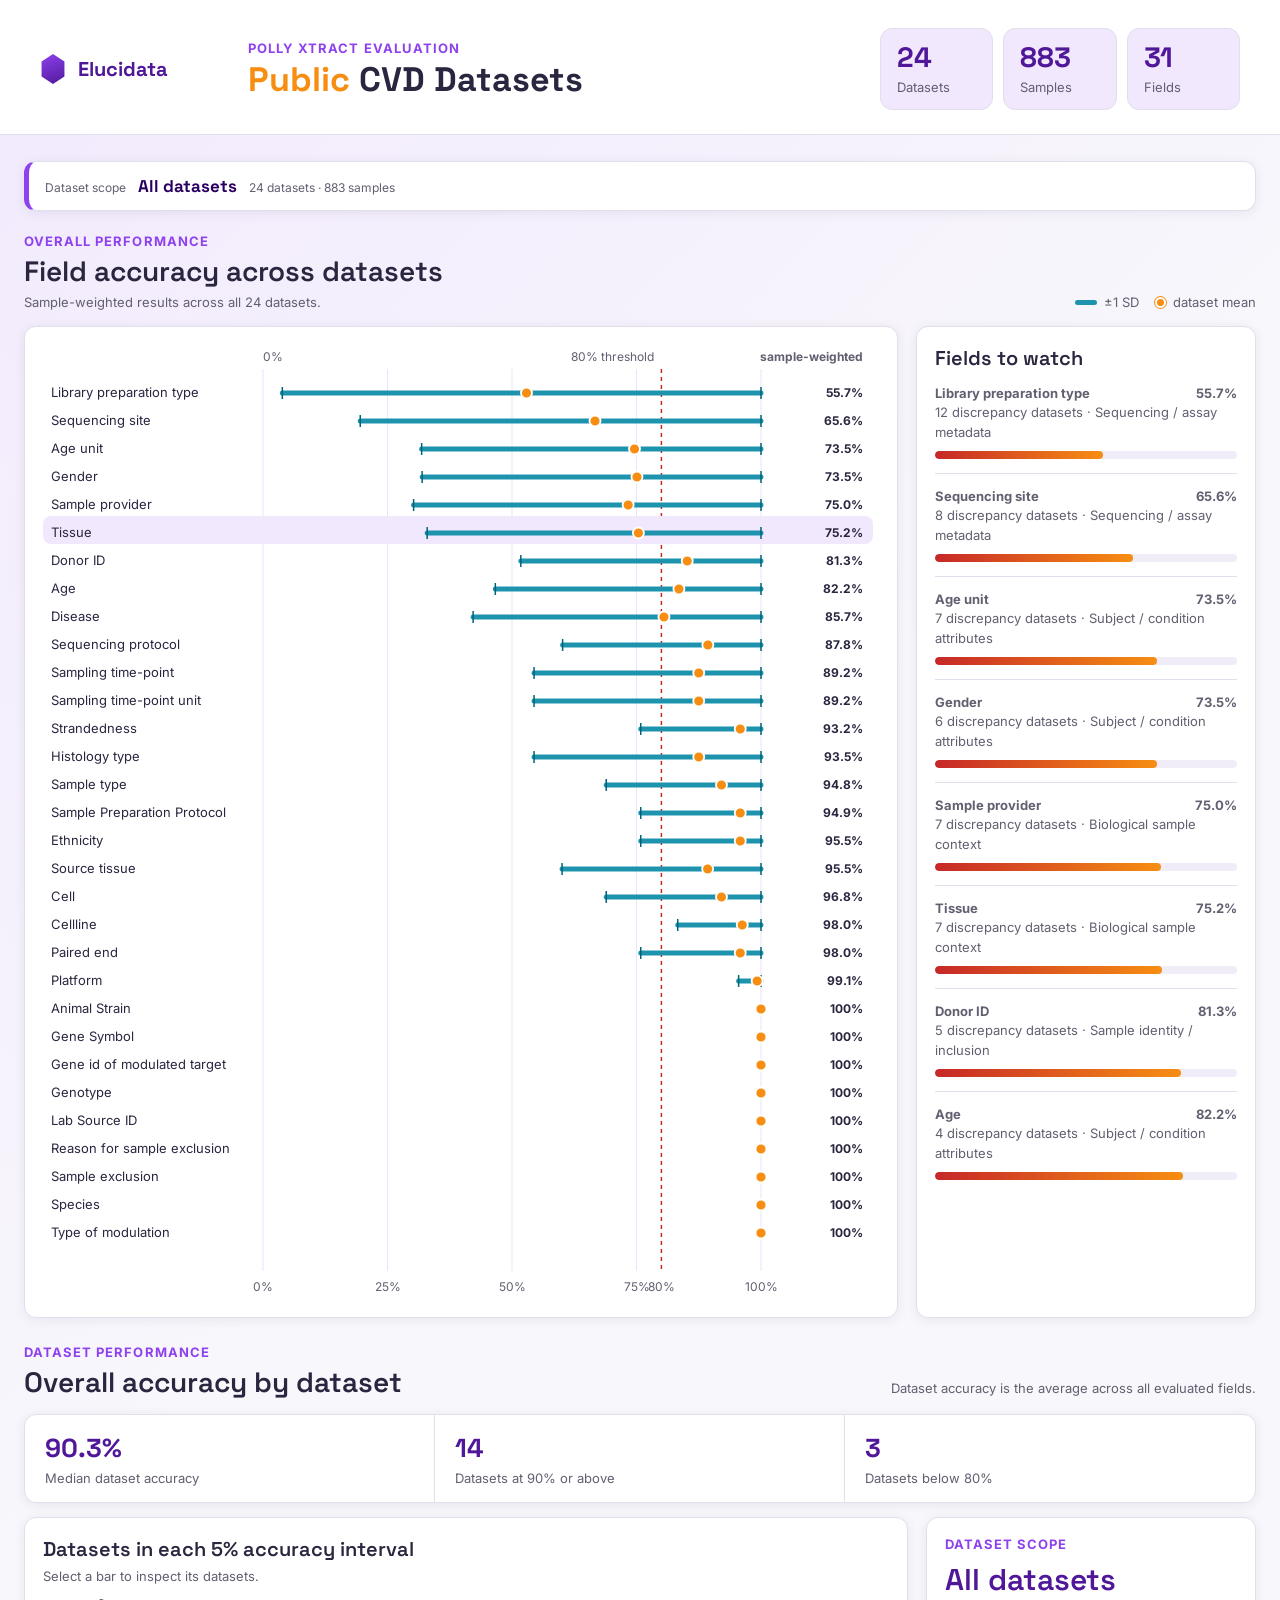
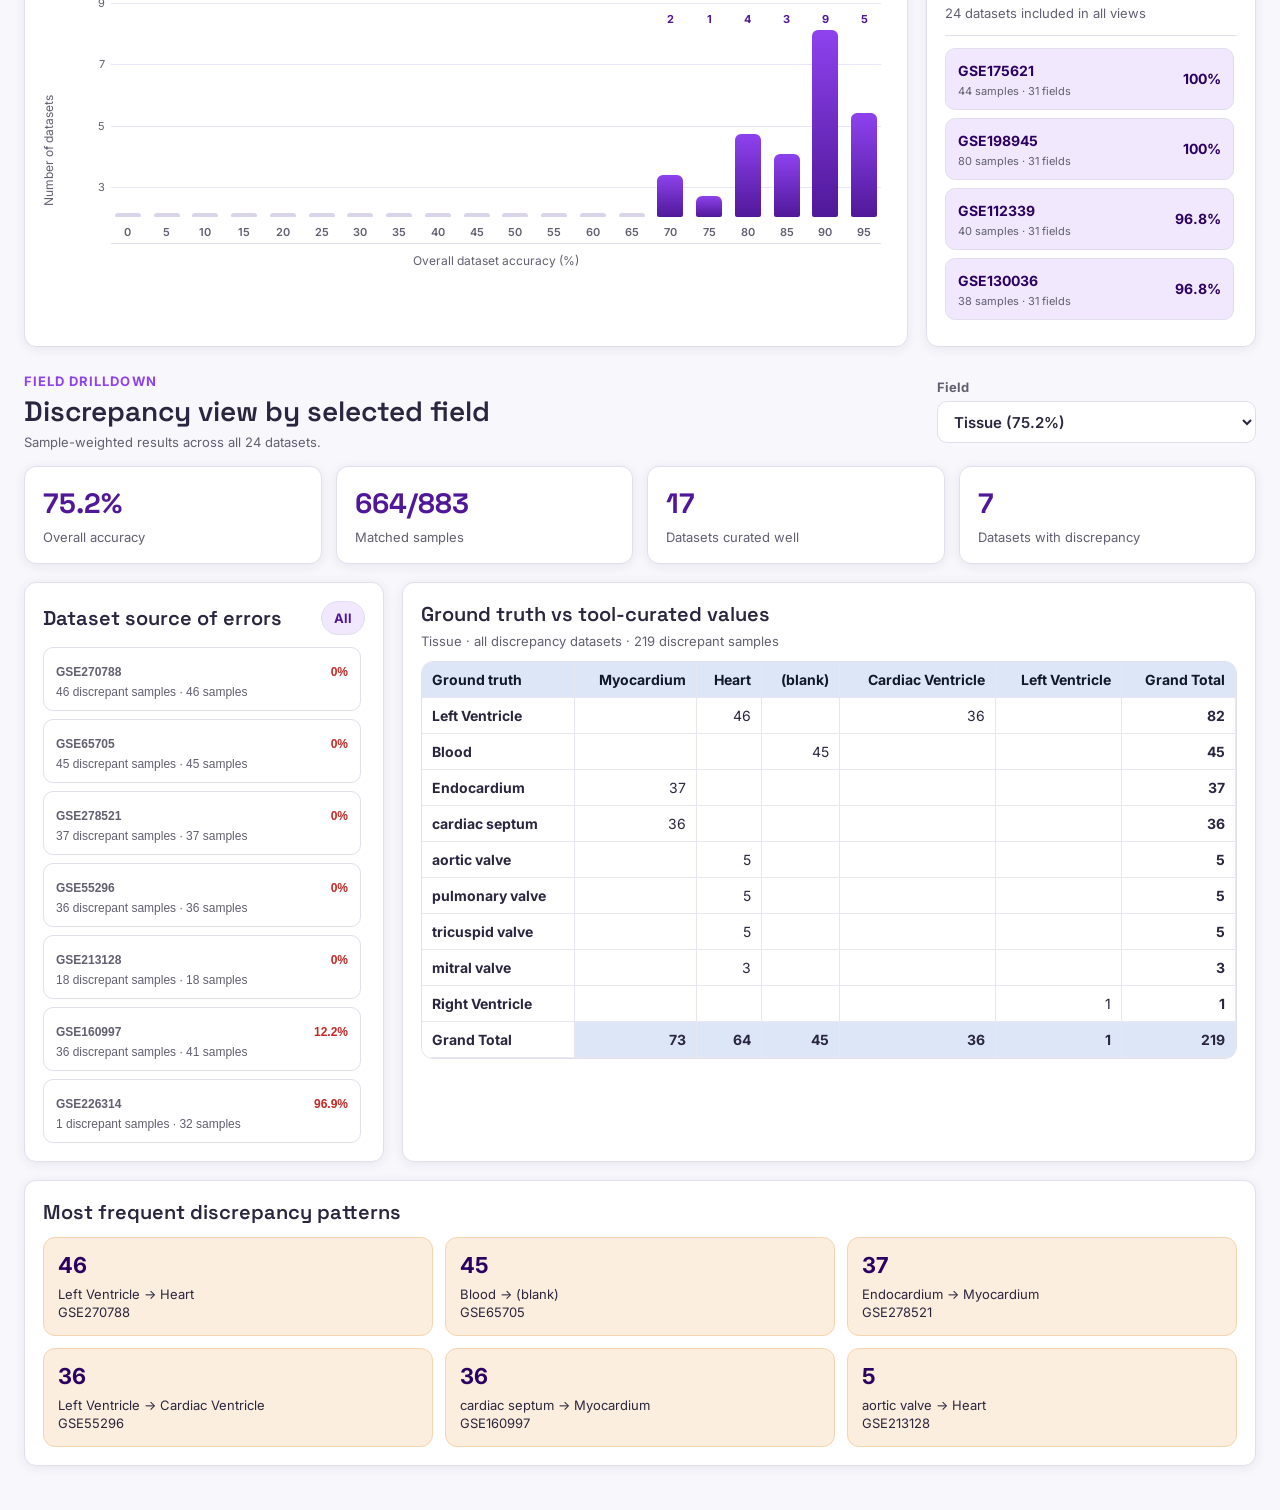
<file: cvd-public-data/index.html>
<!doctype html>
<html lang="en">
  <head>
    <meta charset="utf-8" />
    <meta name="viewport" content="width=device-width, initial-scale=1" />
    <title>Public CVD Datasets</title>
    <link rel="stylesheet" href="./styles.css?v=20260625-title-gap" />
  </head>
  <body>
    <header class="app-header">
      <div class="brand-lockup">
        <span class="brand-mark" aria-hidden="true"></span>
        <span>Elucidata</span>
      </div>
      <div class="header-copy">
        <p class="eyebrow">Polly Xtract evaluation</p>
        <h1><span>Public</span> CVD Datasets</h1>
      </div>
      <div class="header-stats" id="header-stats"></div>
    </header>

    <main>
      <div id="scope-banner" class="scope-banner" role="status"></div>

      <section class="section overview-section" aria-labelledby="overview-title">
        <div class="section-heading">
          <div>
            <p class="eyebrow">Overall performance</p>
            <h2 id="overview-title">Field accuracy across datasets</h2>
            <p id="overview-context" class="section-context"></p>
          </div>
          <div class="legend">
            <span><i class="legend-sd"></i> ±1 SD</span>
            <span><i class="legend-mean"></i> dataset mean</span>
          </div>
        </div>
        <div class="overview-grid">
          <div class="chart-panel">
            <div id="distribution-chart" class="distribution-chart"></div>
          </div>
          <aside class="watch-panel">
            <h3>Fields to watch</h3>
            <div id="watch-list"></div>
          </aside>
        </div>
      </section>

      <section
        class="section dataset-distribution-section"
        aria-labelledby="dataset-distribution-title"
      >
        <div class="section-heading">
          <div>
            <p class="eyebrow">Dataset performance</p>
            <h2 id="dataset-distribution-title">Overall accuracy by dataset</h2>
          </div>
          <p class="section-note">
            Dataset accuracy is the average across all evaluated fields.
          </p>
        </div>

        <div class="dataset-accuracy-summary" id="dataset-accuracy-summary"></div>

        <div class="dataset-histogram-grid">
          <section class="histogram-panel" aria-labelledby="histogram-title">
            <div class="panel-title-row">
              <div>
                <h3 id="histogram-title">Datasets in each 5% accuracy interval</h3>
                <p class="panel-subtitle">Select a bar to inspect its datasets.</p>
              </div>
            </div>
            <div id="dataset-histogram" class="dataset-histogram"></div>
          </section>

          <aside class="bucket-panel" aria-labelledby="bucket-title">
            <div class="bucket-heading">
              <div class="bucket-title-row">
                <div>
                  <p class="eyebrow">Dataset scope</p>
                  <h3 id="bucket-title"></h3>
                </div>
                <button id="clear-bucket" class="ghost-button" type="button">
                  Use all
                </button>
              </div>
              <p id="bucket-subtitle" class="panel-subtitle"></p>
            </div>
            <div id="bucket-dataset-list" class="bucket-dataset-list"></div>
          </aside>
        </div>
      </section>

      <section class="section drilldown-section" aria-labelledby="drilldown-title">
        <div class="section-heading drilldown-heading">
          <div>
            <p class="eyebrow">Field drilldown</p>
            <h2 id="drilldown-title">Discrepancy view by selected field</h2>
            <p id="drilldown-context" class="section-context"></p>
          </div>
          <label class="field-picker">
            <span>Field</span>
            <select id="field-select"></select>
          </label>
        </div>

        <div class="field-summary" id="field-summary"></div>

        <div class="drilldown-grid">
          <aside class="dataset-panel">
            <div class="panel-title-row">
              <h3>Dataset source of errors</h3>
              <button id="clear-dataset" class="ghost-button" type="button">All</button>
            </div>
            <div id="dataset-list" class="dataset-list"></div>
          </aside>

          <section class="pivot-panel" aria-labelledby="pivot-title">
            <div class="panel-title-row">
              <div>
                <h3 id="pivot-title">Ground truth vs tool-curated values</h3>
                <p id="pivot-subtitle" class="panel-subtitle"></p>
              </div>
            </div>
            <div id="pivot-table" class="pivot-table-wrap"></div>
          </section>
        </div>

        <section class="pattern-panel" aria-labelledby="pattern-title">
          <h3 id="pattern-title">Most frequent discrepancy patterns</h3>
          <div id="pattern-list" class="pattern-list"></div>
        </section>
      </section>
    </main>

    <div id="tooltip" class="tooltip" role="status"></div>
    <script src="./app.js?v=20260625-title-gap"></script>
  </body>
</html>
</file>
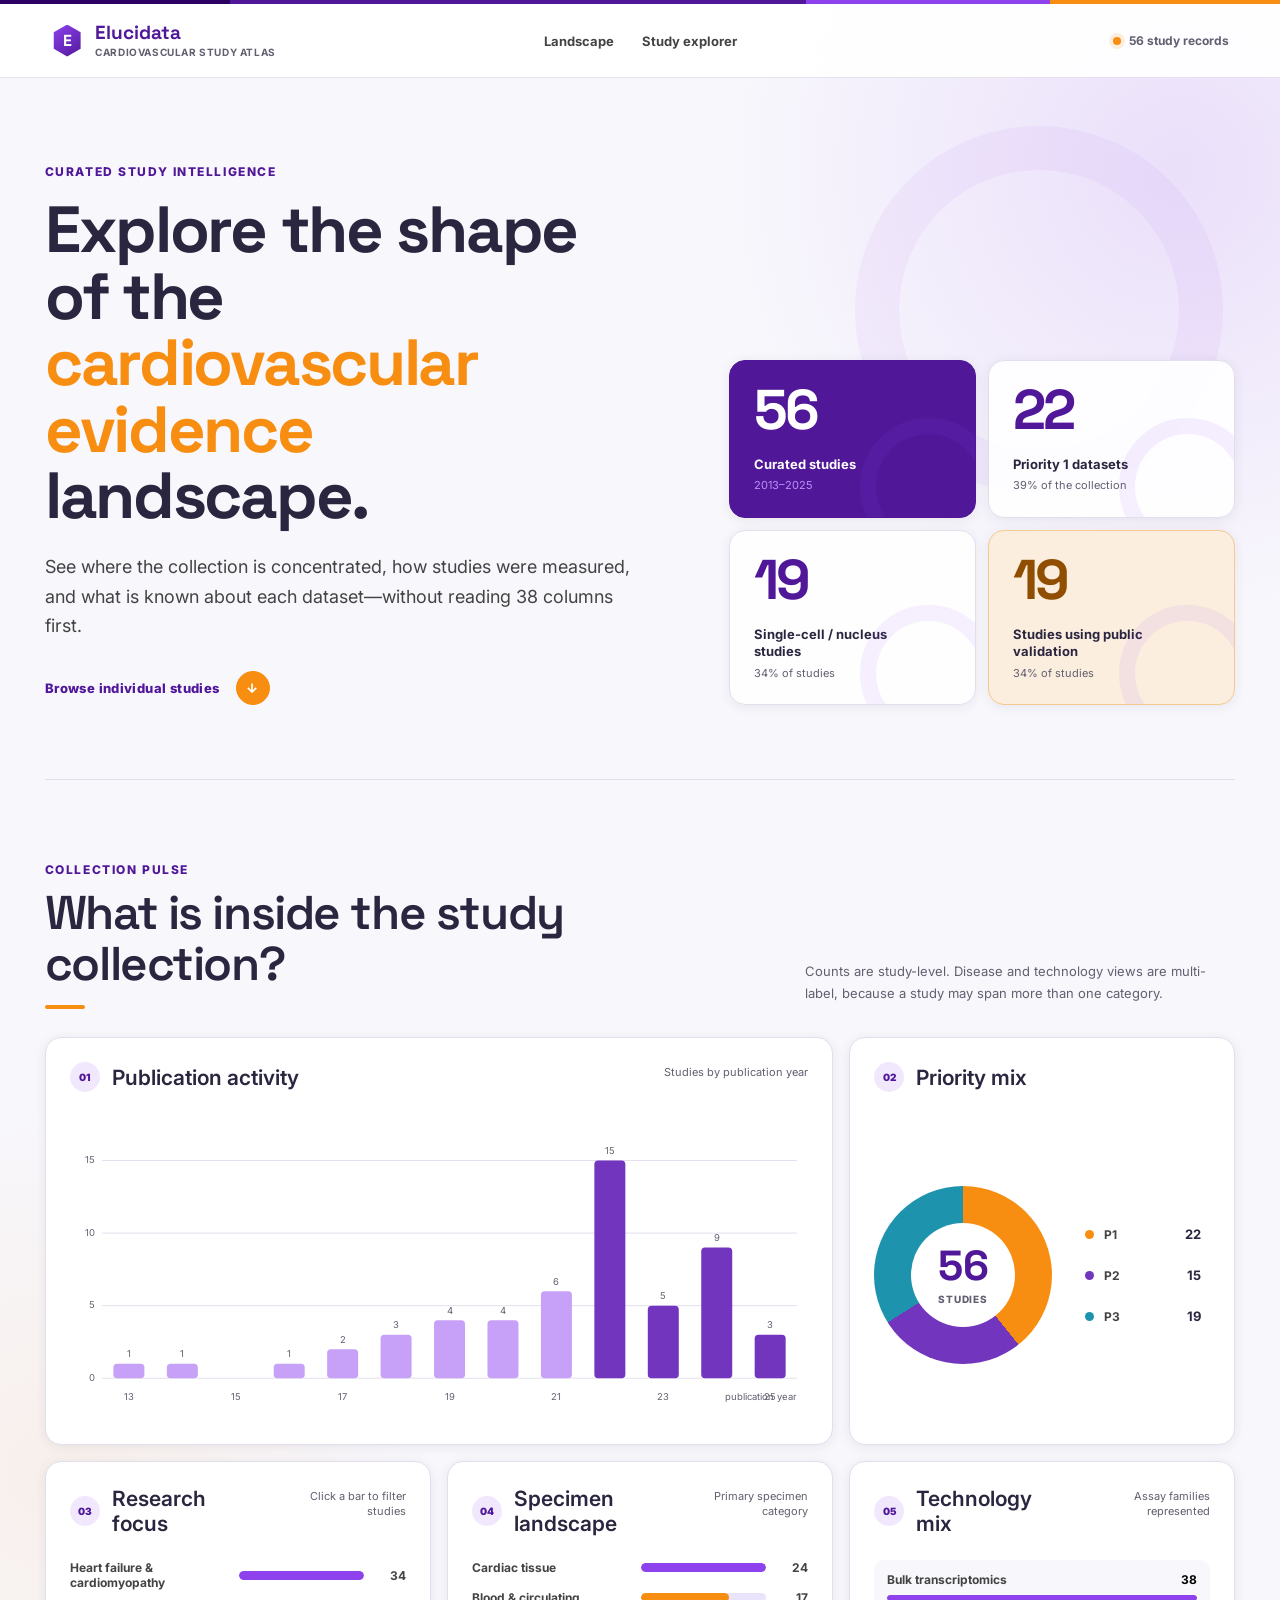
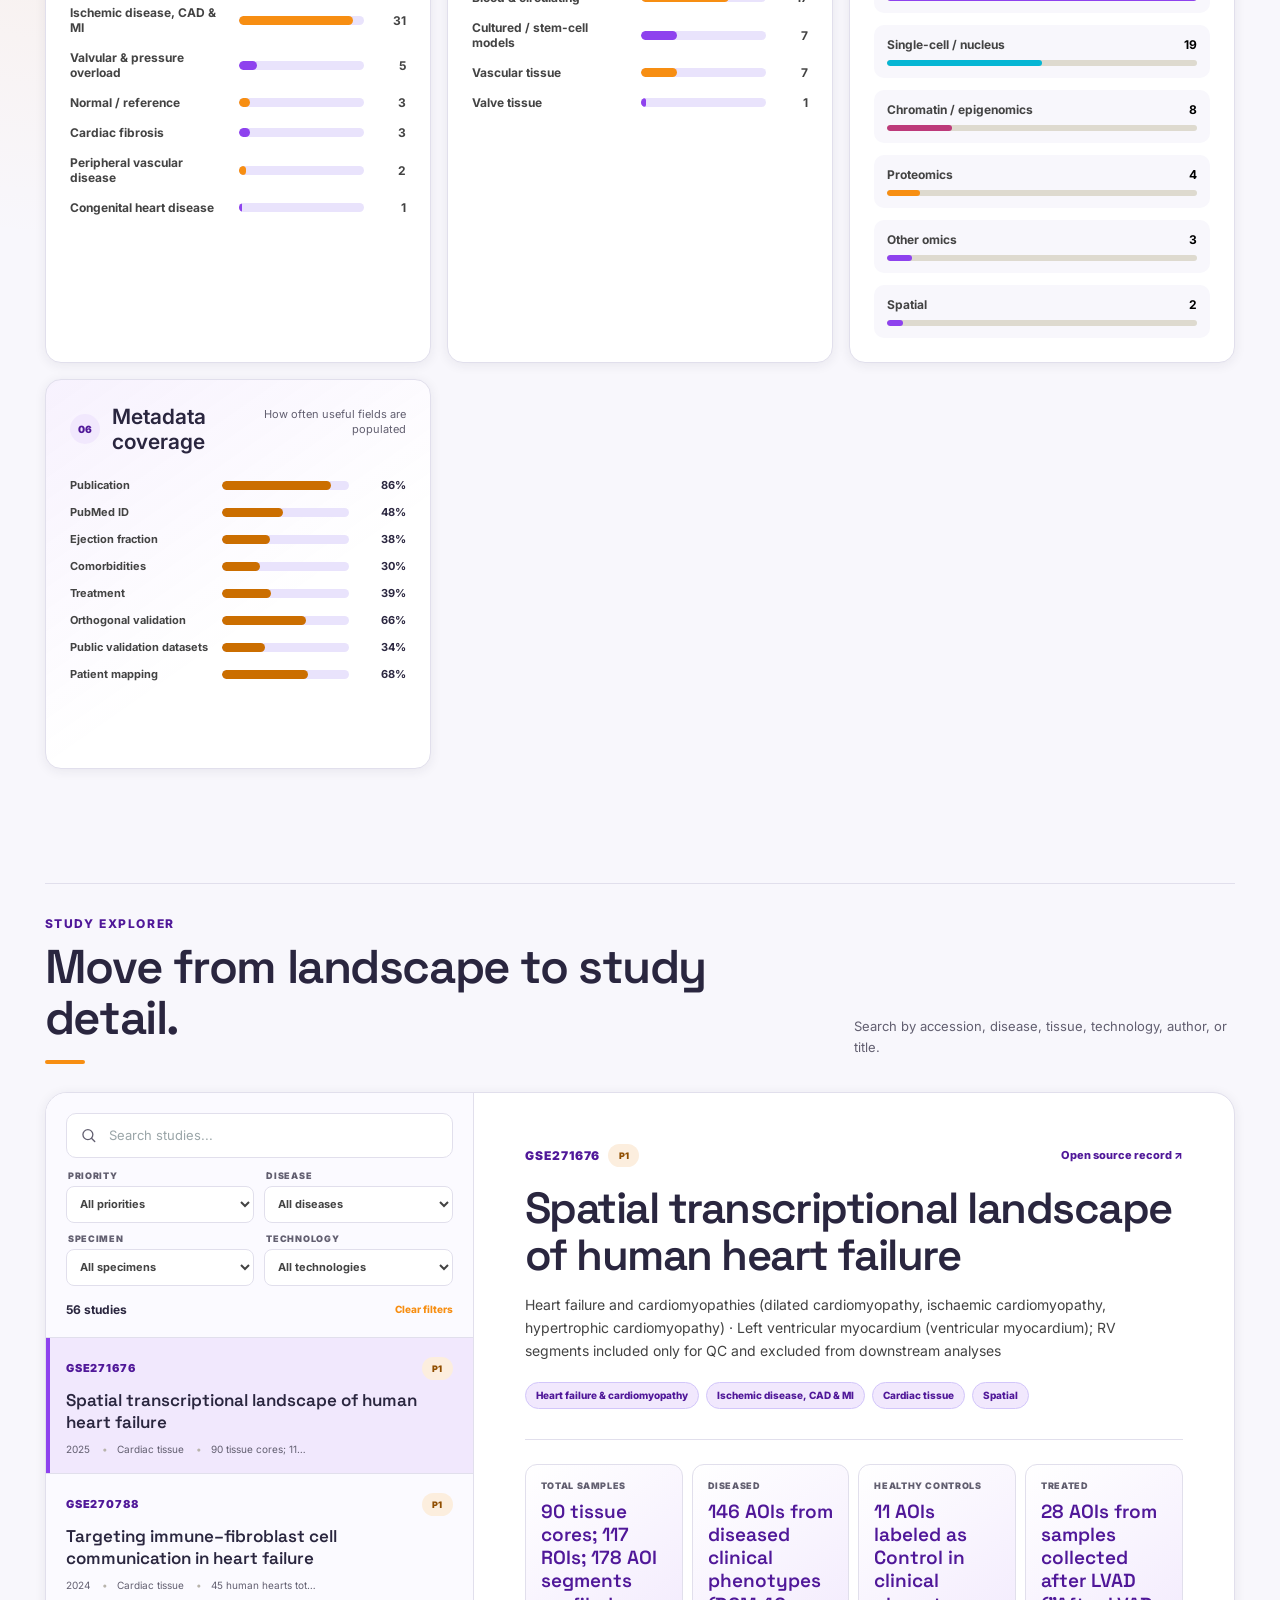
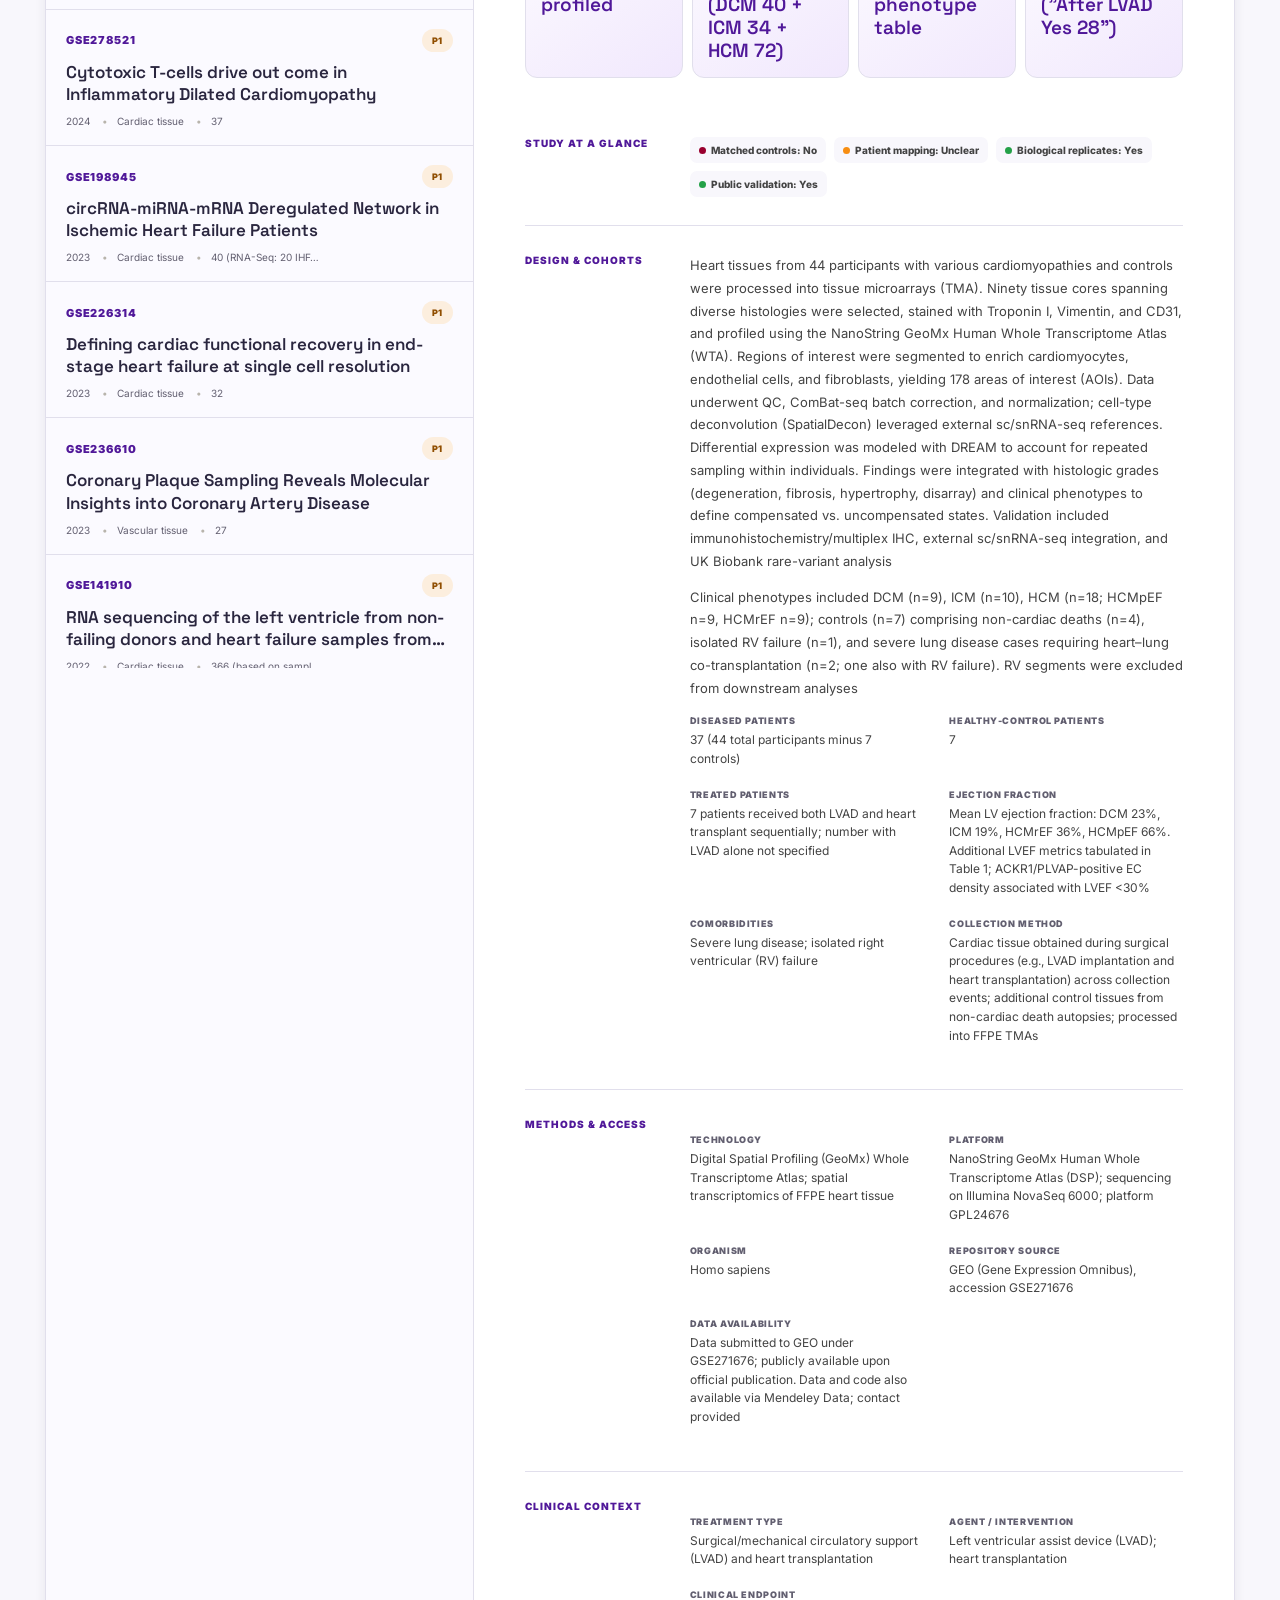
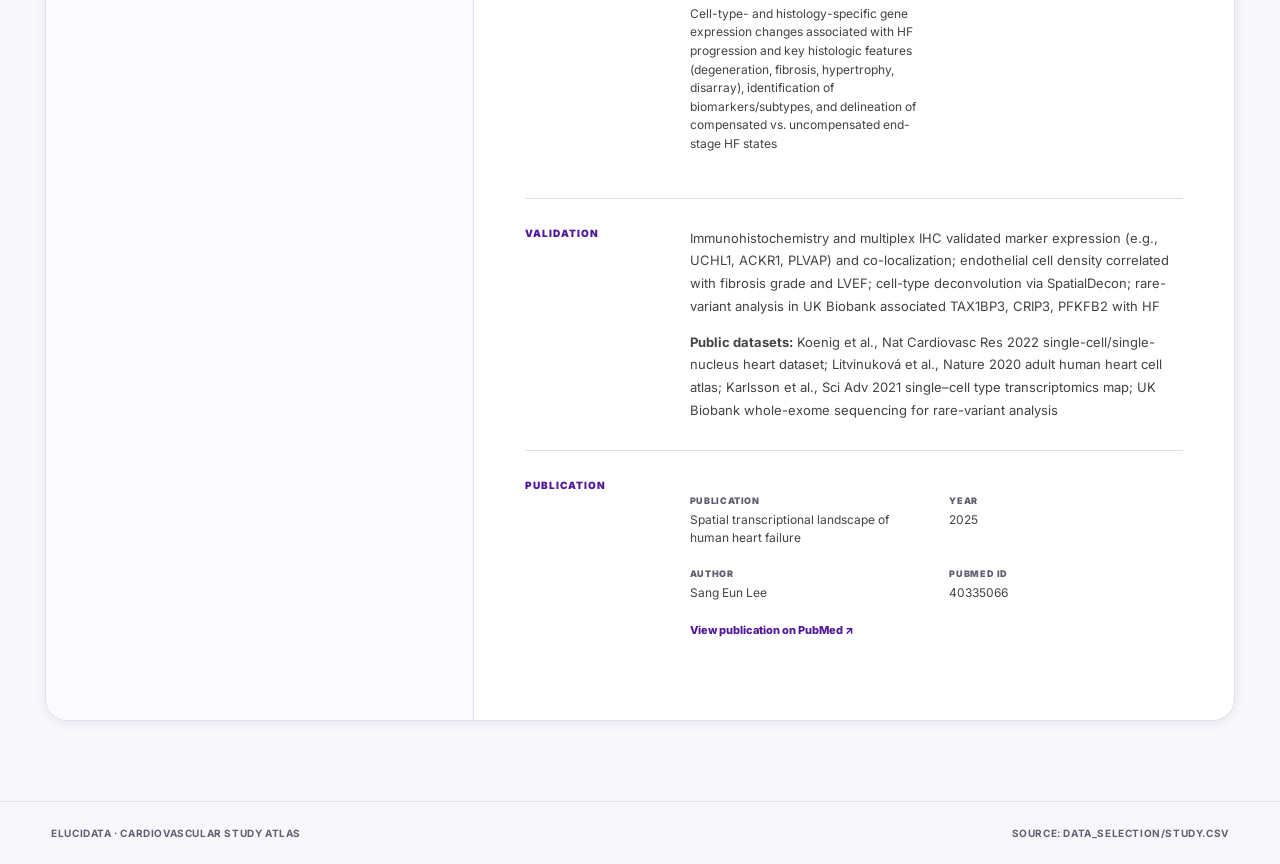
<file: cvd-study-atlas/index.html>
<!doctype html>
<html lang="en">
  <head>
    <meta charset="utf-8" />
    <meta name="viewport" content="width=device-width, initial-scale=1" />
    <meta
      name="description"
      content="Interactive exploration dashboard for cardiovascular study metadata."
    />
    <title>Elucidata | Cardiovascular Study Atlas</title>
    <link rel="stylesheet" href="./styles.css" />
  </head>
  <body>
    <div class="top-rule"></div>
    <header class="site-header">
      <a class="brand" href="#top" aria-label="Elucidata Study Atlas home">
        <span class="brand-symbol" aria-hidden="true">
          <i></i><i></i><i></i>
        </span>
        <span>
          <strong>Elucidata</strong>
          <small>Cardiovascular Study Atlas</small>
        </span>
      </a>
      <nav aria-label="Dashboard sections">
        <a href="#overview">Landscape</a>
        <a href="#explore">Study explorer</a>
      </nav>
      <div class="source-badge">
        <span></span>
        <strong id="source-label">Study metadata</strong>
      </div>
    </header>

    <main id="top">
      <section class="hero">
        <div class="hero-copy">
          <p class="kicker">Curated study intelligence</p>
          <h1>Explore the shape of the <em>cardiovascular evidence</em> landscape.</h1>
          <p class="hero-description">
            See where the collection is concentrated, how studies were measured,
            and what is known about each dataset—without reading 38 columns first.
          </p>
          <a class="primary-link" href="#explore">
            Browse individual studies
            <span aria-hidden="true">↓</span>
          </a>
        </div>
        <div class="hero-metrics" id="hero-metrics" aria-label="Collection summary"></div>
      </section>

      <section id="overview" class="dashboard-section">
        <div class="section-heading">
          <div>
            <p class="kicker">Collection pulse</p>
            <h2>What is inside the study collection?</h2>
          </div>
          <p>
            Counts are study-level. Disease and technology views are multi-label,
            because a study may span more than one category.
          </p>
        </div>

        <div class="overview-grid">
          <article class="panel panel-wide timeline-panel">
            <div class="panel-heading">
              <div>
                <span class="panel-number">01</span>
                <h3>Publication activity</h3>
              </div>
              <p>Studies by publication year</p>
            </div>
            <div id="year-chart" class="chart year-chart"></div>
          </article>

          <article class="panel priority-panel">
            <div class="panel-heading">
              <div>
                <span class="panel-number">02</span>
                <h3>Priority mix</h3>
              </div>
            </div>
            <div id="priority-chart" class="priority-chart"></div>
          </article>

          <article class="panel">
            <div class="panel-heading">
              <div>
                <span class="panel-number">03</span>
                <h3>Research focus</h3>
              </div>
              <p>Click a bar to filter studies</p>
            </div>
            <div id="disease-chart" class="chart ranked-chart"></div>
          </article>

          <article class="panel">
            <div class="panel-heading">
              <div>
                <span class="panel-number">04</span>
                <h3>Specimen landscape</h3>
              </div>
              <p>Primary specimen category</p>
            </div>
            <div id="tissue-chart" class="chart ranked-chart"></div>
          </article>

          <article class="panel">
            <div class="panel-heading">
              <div>
                <span class="panel-number">05</span>
                <h3>Technology mix</h3>
              </div>
              <p>Assay families represented</p>
            </div>
            <div id="technology-chart" class="chart technology-chart"></div>
          </article>

          <article class="panel coverage-panel">
            <div class="panel-heading">
              <div>
                <span class="panel-number">06</span>
                <h3>Metadata coverage</h3>
              </div>
              <p>How often useful fields are populated</p>
            </div>
            <div id="coverage-chart" class="coverage-chart"></div>
          </article>
        </div>
      </section>

      <section id="explore" class="dashboard-section explorer-section">
        <div class="section-heading explorer-heading">
          <div>
            <p class="kicker">Study explorer</p>
            <h2>Move from landscape to study detail.</h2>
          </div>
          <p>
            Search by accession, disease, tissue, technology, author, or title.
          </p>
        </div>

        <div class="explorer-shell">
          <aside class="study-browser" aria-label="Study selection">
            <div class="browser-controls">
              <label class="search-box">
                <span class="sr-only">Search studies</span>
                <svg viewBox="0 0 24 24" aria-hidden="true">
                  <circle cx="10.8" cy="10.8" r="6.8"></circle>
                  <path d="m16 16 4.2 4.2"></path>
                </svg>
                <input
                  id="study-search"
                  type="search"
                  placeholder="Search studies..."
                  autocomplete="off"
                />
              </label>

              <div class="filter-grid">
                <label>
                  <span>Priority</span>
                  <select id="priority-filter"></select>
                </label>
                <label>
                  <span>Disease</span>
                  <select id="disease-filter"></select>
                </label>
                <label>
                  <span>Specimen</span>
                  <select id="tissue-filter"></select>
                </label>
                <label>
                  <span>Technology</span>
                  <select id="technology-filter"></select>
                </label>
              </div>

              <div class="result-summary">
                <strong id="result-count">0 studies</strong>
                <button id="clear-filters" type="button">Clear filters</button>
              </div>
            </div>
            <div id="study-list" class="study-list"></div>
          </aside>

          <article id="study-detail" class="study-detail" aria-live="polite"></article>
        </div>
      </section>
    </main>

    <footer>
      <span>Elucidata · Cardiovascular Study Atlas</span>
      <span id="footer-source"></span>
    </footer>

    <div id="tooltip" class="tooltip" role="status"></div>
    <script src="./dashboard_data.js"></script>
    <script src="./app.js"></script>
  </body>
</html>
</file>
<file: cvd-public-data/styles.css>
@import url("https://fonts.googleapis.com/css2?family=Space+Grotesk:wght@400;600;700&family=Inter:wght@400;600;700&display=swap");

:root {
  --deep-purple: #2b0061;
  --brand-purple: #501899;
  --purple-mid: #8e42ee;
  --purple-light: #bd8ff7;
  --purple-tint: #f1e8fd;
  --orange: #f78e12;
  --orange-tint: #fceede;
  --green: #24a148;
  --green-tint: #e5f6eb;
  --red: #c62828;
  --red-tint: #fde7e9;
  --yellow: #cb8b00;
  --yellow-tint: #fff2cc;
  --teal-dark: #016379;
  --cyan: #1d93ad;
  --cyan-tint: #edf9fb;
  --text: #2a263f;
  --muted: #625f70;
  --bg: #f8f7fc;
  --card: #ffffff;
  --border: #e1dfec;
  --shadow: 0 2px 12px rgba(42, 38, 63, 0.08);
}

* {
  box-sizing: border-box;
}

body {
  margin: 0;
  background:
    linear-gradient(135deg, rgba(241, 232, 253, 0.9), rgba(248, 247, 252, 0.2) 36%),
    var(--bg);
  color: var(--text);
  font-family: Inter, Arial, sans-serif;
  overflow-x: hidden;
}

html {
  overflow-x: hidden;
}

.app-header {
  display: grid;
  grid-template-columns: minmax(140px, 180px) 1fr auto;
  gap: 28px;
  align-items: center;
  padding: 28px 40px 24px;
  background: #ffffff;
  border-bottom: 1px solid var(--border);
  max-width: 100vw;
  overflow: hidden;
}

.brand-lockup {
  display: inline-flex;
  gap: 12px;
  align-items: center;
  color: var(--brand-purple);
  font-family: "Space Grotesk", Inter, sans-serif;
  font-size: 20px;
  font-weight: 700;
}

.brand-mark {
  width: 26px;
  height: 30px;
  display: inline-block;
  background: linear-gradient(160deg, var(--purple-mid), var(--brand-purple));
  clip-path: polygon(50% 0%, 94% 25%, 94% 75%, 50% 100%, 6% 75%, 6% 25%);
}

.header-copy h1,
.section-heading h2 {
  margin: 0;
  font-family: "Space Grotesk", Inter, sans-serif;
  letter-spacing: 0;
  line-height: 1.05;
}

.header-copy h1 {
  margin-top: 6px;
  font-size: 34px;
  font-weight: 700;
}

.header-copy h1 span {
  color: var(--orange);
}

.eyebrow {
  margin: 0;
  color: var(--purple-mid);
  font-size: 13px;
  font-weight: 700;
  letter-spacing: 0.08em;
  text-transform: uppercase;
}

.header-stats {
  display: grid;
  grid-template-columns: repeat(3, minmax(96px, 1fr));
  gap: 10px;
  min-width: 360px;
}

.stat-card {
  min-height: 76px;
  padding: 14px 16px;
  background: var(--purple-tint);
  border: 1px solid var(--border);
  border-radius: 12px;
}

.stat-card strong {
  display: block;
  color: var(--brand-purple);
  font-family: "Space Grotesk", Inter, sans-serif;
  font-size: 28px;
  line-height: 1;
}

.stat-card span {
  display: block;
  margin-top: 8px;
  color: var(--muted);
  font-size: 13px;
}

main {
  width: min(1500px, calc(100vw - 48px));
  margin: 26px auto 44px;
}

.scope-banner {
  display: flex;
  align-items: center;
  justify-content: space-between;
  gap: 18px;
  margin-bottom: 22px;
  padding: 13px 16px;
  background: #ffffff;
  border: 1px solid var(--border);
  border-left: 5px solid var(--purple-mid);
  border-radius: 12px;
  box-shadow: var(--shadow);
}

.scope-banner.is-filtered {
  background: var(--orange-tint);
  border-left-color: var(--orange);
}

.scope-banner > div {
  display: flex;
  align-items: baseline;
  gap: 12px;
  min-width: 0;
}

.scope-banner span,
.scope-banner small {
  color: var(--muted);
  font-size: 12px;
}

.scope-banner strong {
  color: var(--deep-purple);
  font-family: "Space Grotesk", Inter, sans-serif;
  font-size: 17px;
}

.section {
  margin-bottom: 26px;
}

.section-heading {
  display: flex;
  align-items: flex-end;
  justify-content: space-between;
  gap: 24px;
  margin-bottom: 16px;
  max-width: 100%;
}

.section-heading > * {
  min-width: 0;
}

.section-heading h2 {
  margin-top: 8px;
  font-size: 28px;
  font-weight: 600;
}

.section-context {
  margin: 8px 0 0;
  color: var(--muted);
  font-size: 13px;
}

.legend {
  display: flex;
  gap: 16px;
  flex-wrap: wrap;
  justify-content: flex-end;
  color: var(--muted);
  font-size: 13px;
}

.legend span {
  display: inline-flex;
  align-items: center;
  gap: 7px;
}

.legend i {
  display: inline-block;
}

.legend-sd {
  width: 22px;
  height: 5px;
  border-radius: 3px;
  background: var(--cyan);
}

.legend-mean {
  width: 11px;
  height: 11px;
  border-radius: 50%;
  background: var(--orange);
  border: 2px solid #ffffff;
  box-shadow: 0 0 0 1px var(--orange);
}

.overview-grid {
  display: grid;
  grid-template-columns: minmax(0, 1fr) 340px;
  gap: 18px;
  min-width: 0;
  max-width: 100%;
}

.overview-grid > *,
.dataset-histogram-grid > *,
.drilldown-grid > * {
  min-width: 0;
}

.chart-panel,
.watch-panel,
.histogram-panel,
.bucket-panel,
.dataset-panel,
.pivot-panel,
.pattern-panel {
  background: var(--card);
  border: 1px solid var(--border);
  border-radius: 12px;
  box-shadow: var(--shadow);
}

.chart-panel {
  min-width: 0;
  padding: 18px 18px 12px;
  overflow-x: auto;
}

.distribution-chart {
  width: max-content;
  min-width: 800px;
}

.distribution-row {
  cursor: pointer;
}

.distribution-row-bg {
  fill: transparent;
  transition: fill 140ms ease;
}

.distribution-row:hover .distribution-row-bg,
.distribution-row.is-selected .distribution-row-bg {
  fill: var(--purple-tint);
}

.sd-range {
  stroke: var(--cyan);
  stroke-width: 5;
  stroke-linecap: round;
}

.sd-cap {
  stroke: var(--teal-dark);
  stroke-width: 1.5;
}

.mean-point {
  fill: var(--orange);
  stroke: #ffffff;
  stroke-width: 1.8;
}

.distribution-row:hover .mean-point {
  fill: var(--deep-purple);
}

.sample-weighted-label {
  font-weight: 700;
}

.chart-axis text,
.field-label,
.axis-label {
  fill: var(--muted);
  font-family: Inter, Arial, sans-serif;
  font-size: 12px;
}

.field-label {
  fill: var(--text);
  font-size: 13px;
}

.accuracy-label {
  fill: var(--text);
  font-family: Inter, Arial, sans-serif;
  font-size: 12px;
  font-weight: 700;
}

.watch-panel {
  min-width: 0;
  padding: 18px;
}

.watch-panel h3,
.histogram-panel h3,
.bucket-panel h3,
.dataset-panel h3,
.pivot-panel h3,
.pattern-panel h3 {
  margin: 0;
  font-family: "Space Grotesk", Inter, sans-serif;
  font-size: 20px;
  font-weight: 600;
}

.section-note {
  max-width: 420px;
  margin: 0;
  color: var(--muted);
  font-size: 13px;
  line-height: 1.45;
  text-align: right;
}

.dataset-accuracy-summary {
  display: grid;
  grid-template-columns: repeat(3, minmax(0, 1fr));
  margin-bottom: 14px;
  overflow: hidden;
  background: #ffffff;
  border: 1px solid var(--border);
  border-radius: 12px;
  box-shadow: var(--shadow);
}

.dataset-summary-item {
  padding: 16px 20px;
  border-right: 1px solid var(--border);
}

.dataset-summary-item:last-child {
  border-right: 0;
}

.dataset-summary-item strong {
  display: block;
  color: var(--brand-purple);
  font-family: "Space Grotesk", Inter, sans-serif;
  font-size: 26px;
}

.dataset-summary-item span {
  display: block;
  margin-top: 5px;
  color: var(--muted);
  font-size: 13px;
}

.dataset-histogram-grid {
  display: grid;
  grid-template-columns: minmax(0, 1fr) 330px;
  gap: 18px;
}

.histogram-panel,
.bucket-panel {
  min-width: 0;
  padding: 18px;
}

.dataset-histogram {
  display: grid;
  grid-template-columns: 28px minmax(760px, 1fr);
  gap: 10px;
  min-height: 310px;
  overflow-x: auto;
}

.histogram-y-label {
  align-self: center;
  color: var(--muted);
  font-size: 12px;
  line-height: 1;
  text-align: center;
  writing-mode: vertical-rl;
  transform: rotate(180deg);
}

.histogram-plot {
  position: relative;
  display: grid;
  grid-template-rows: 240px 24px;
  min-width: 760px;
  padding: 8px 8px 0 30px;
}

.histogram-grid-lines {
  position: absolute;
  inset: 8px 8px 56px 30px;
  pointer-events: none;
}

.histogram-grid-lines i {
  position: absolute;
  right: 0;
  left: 0;
  height: 1px;
  background: #e9e3fc;
}

.histogram-grid-lines span {
  position: absolute;
  right: calc(100% + 6px);
  top: -7px;
  color: var(--muted);
  font: normal 11px Inter, Arial, sans-serif;
}

.histogram-bars {
  position: relative;
  z-index: 1;
  display: grid;
  grid-template-columns: repeat(20, minmax(28px, 1fr));
  gap: 5px;
  align-items: end;
  height: 240px;
  border-bottom: 1px solid var(--border);
}

.histogram-column {
  display: grid;
  grid-template-rows: 22px 1fr 22px;
  gap: 4px;
  align-items: end;
  height: 100%;
  min-width: 0;
  padding: 0;
  color: var(--muted);
  background: transparent;
  border: 0;
  border-radius: 8px 8px 0 0;
  font: 600 11px Inter, Arial, sans-serif;
  cursor: pointer;
}

.histogram-column:hover,
.histogram-column:focus-visible,
.histogram-column.is-selected {
  background: var(--purple-tint);
  outline: none;
}

.histogram-column:disabled {
  cursor: default;
}

.histogram-column:disabled:hover {
  background: transparent;
}

.histogram-count {
  align-self: end;
  color: var(--brand-purple);
  font-weight: 700;
  text-align: center;
}

.histogram-track {
  position: relative;
  display: block;
  width: min(26px, 80%);
  height: 100%;
  margin: 0 auto;
}

.histogram-track i {
  position: absolute;
  right: 0;
  bottom: 0;
  left: 0;
  display: block;
  min-height: 2px;
  background: linear-gradient(180deg, var(--purple-mid), var(--brand-purple));
  border-radius: 6px 6px 2px 2px;
}

.histogram-column.is-selected .histogram-track i {
  background: var(--orange);
}

.histogram-column.is-empty .histogram-track i {
  background: #d9d4e8;
}

.histogram-label {
  align-self: center;
  text-align: center;
}

.histogram-x-title {
  align-self: end;
  color: var(--muted);
  font-size: 12px;
  text-align: center;
}

.bucket-heading {
  padding-bottom: 14px;
  border-bottom: 1px solid var(--border);
}

.bucket-title-row {
  display: flex;
  align-items: flex-start;
  justify-content: space-between;
  gap: 12px;
}

.bucket-heading h3 {
  margin-top: 8px;
  color: var(--brand-purple);
  font-size: 30px;
}

.bucket-dataset-list {
  display: grid;
  gap: 8px;
  max-height: 280px;
  margin-top: 12px;
  overflow-y: auto;
  padding-right: 3px;
}

.bucket-dataset-row {
  display: flex;
  align-items: center;
  justify-content: space-between;
  gap: 12px;
  padding: 11px 12px;
  background: var(--purple-tint);
  border: 1px solid var(--border);
  border-radius: 10px;
}

.bucket-dataset-row > div {
  min-width: 0;
}

.bucket-dataset-row strong {
  color: var(--deep-purple);
  font-size: 14px;
  white-space: nowrap;
}

.bucket-dataset-row strong.bad {
  color: var(--red);
}

.bucket-dataset-row span {
  display: block;
  margin-top: 4px;
  color: var(--muted);
  font-size: 11px;
}

.empty-state.compact {
  padding: 18px;
  font-size: 13px;
}

.watch-item {
  padding: 14px 0;
  border-bottom: 1px solid var(--border);
  cursor: pointer;
}

.watch-item:last-child {
  border-bottom: 0;
}

.watch-item strong {
  display: flex;
  justify-content: space-between;
  gap: 12px;
  font-size: 15px;
}

.watch-item span {
  color: var(--muted);
  font-size: 13px;
}

.mini-bar {
  height: 8px;
  margin-top: 10px;
  overflow: hidden;
  background: #f0edf8;
  border-radius: 999px;
}

.mini-bar i {
  display: block;
  height: 100%;
  background: linear-gradient(90deg, var(--red), var(--orange));
  border-radius: inherit;
}

.drilldown-heading {
  align-items: center;
}

.field-picker {
  display: grid;
  gap: 6px;
  min-width: 310px;
  color: var(--muted);
  font-size: 13px;
  font-weight: 700;
}

select {
  min-height: 42px;
  padding: 0 12px;
  color: var(--text);
  background: #ffffff;
  border: 1px solid var(--border);
  border-radius: 10px;
  font: 600 15px Inter, Arial, sans-serif;
}

.field-summary {
  display: grid;
  grid-template-columns: repeat(4, minmax(0, 1fr));
  gap: 14px;
  margin-bottom: 18px;
}

.summary-card {
  padding: 18px;
  background: #ffffff;
  border: 1px solid var(--border);
  border-radius: 12px;
  box-shadow: var(--shadow);
}

.summary-card strong {
  display: block;
  font-family: "Space Grotesk", Inter, sans-serif;
  font-size: 28px;
  color: var(--brand-purple);
}

.summary-card span {
  display: block;
  margin-top: 8px;
  color: var(--muted);
  font-size: 13px;
}

.drilldown-grid {
  display: grid;
  grid-template-columns: 360px minmax(0, 1fr);
  gap: 18px;
}

.dataset-panel,
.pivot-panel,
.pattern-panel {
  padding: 18px;
}

.panel-title-row {
  display: flex;
  align-items: center;
  justify-content: space-between;
  gap: 12px;
  margin-bottom: 12px;
}

.panel-subtitle {
  margin: 6px 0 0;
  color: var(--muted);
  font-size: 13px;
}

.ghost-button {
  min-height: 34px;
  padding: 0 12px;
  color: var(--brand-purple);
  background: var(--purple-tint);
  border: 1px solid var(--border);
  border-radius: 999px;
  font: 700 13px Inter, Arial, sans-serif;
  cursor: pointer;
}

.dataset-list {
  display: grid;
  gap: 8px;
  max-height: 600px;
  overflow: auto;
  padding-right: 4px;
}

.dataset-row {
  width: 100%;
  padding: 11px 12px;
  text-align: left;
  background: #ffffff;
  border: 1px solid var(--border);
  border-radius: 10px;
  cursor: pointer;
}

.dataset-row.is-selected {
  border-color: var(--purple-mid);
  background: var(--purple-tint);
}

.dataset-row strong {
  display: flex;
  justify-content: space-between;
  gap: 8px;
  color: var(--text);
  font-size: 14px;
}

.dataset-row span {
  display: block;
  margin-top: 6px;
  color: var(--muted);
  font-size: 12px;
}

.dataset-row .bad {
  color: var(--red);
}

.pivot-table-wrap {
  max-height: 610px;
  overflow: auto;
  border: 1px solid var(--border);
  border-radius: 12px;
}

.pivot-table {
  width: 100%;
  min-width: 720px;
  border-collapse: separate;
  border-spacing: 0;
  font-size: 14px;
}

.pivot-table th,
.pivot-table td {
  padding: 9px 10px;
  border-right: 1px solid #e9e6f2;
  border-bottom: 1px solid #e9e6f2;
  vertical-align: middle;
}

.pivot-table th {
  position: sticky;
  top: 0;
  z-index: 2;
  background: #dde6f7;
  color: #111827;
  font-weight: 700;
  text-align: right;
}

.pivot-table th:first-child,
.pivot-table td:first-child {
  position: sticky;
  left: 0;
  z-index: 3;
  text-align: left;
}

.pivot-table th:first-child {
  background: #dde6f7;
}

.pivot-table td:first-child {
  background: #ffffff;
  font-weight: 700;
}

.pivot-table td {
  text-align: right;
}

.pivot-table tfoot td {
  position: sticky;
  bottom: 0;
  background: #dde6f7;
  font-weight: 700;
}

.pattern-panel {
  margin-top: 18px;
}

.pattern-list {
  display: grid;
  grid-template-columns: repeat(3, minmax(0, 1fr));
  gap: 12px;
  margin-top: 12px;
}

.pattern-card {
  min-height: 92px;
  padding: 14px;
  background: var(--orange-tint);
  border: 1px solid #f4d4ae;
  border-radius: 12px;
}

.pattern-card strong {
  display: block;
  color: var(--deep-purple);
  font-size: 22px;
}

.pattern-card span {
  display: block;
  margin-top: 8px;
  color: var(--text);
  font-size: 13px;
  line-height: 1.35;
}

.empty-state {
  padding: 26px;
  color: var(--muted);
  background: var(--purple-tint);
  border-radius: 12px;
}

.tooltip {
  position: fixed;
  z-index: 20;
  display: none;
  max-width: 330px;
  padding: 10px 12px;
  color: #ffffff;
  background: var(--deep-purple);
  border-radius: 10px;
  box-shadow: 0 8px 30px rgba(43, 0, 97, 0.22);
  font-size: 12px;
  pointer-events: none;
}

@media (max-width: 1100px) {
  .app-header,
  .overview-grid,
  .dataset-histogram-grid,
  .drilldown-grid {
    grid-template-columns: 1fr;
  }

  .header-stats,
  .dataset-accuracy-summary,
  .field-summary,
  .pattern-list {
    grid-template-columns: repeat(2, minmax(0, 1fr));
  }

  .header-stats {
    min-width: 0;
  }
}

@media (max-width: 720px) {
  body {
    background: var(--bg);
  }

  .app-header {
    padding: 22px;
  }

  .header-copy h1 {
    font-size: 32px;
    overflow-wrap: anywhere;
  }

  main {
    width: min(100vw - 24px, 1500px);
  }

  .header-stats,
  .dataset-accuracy-summary,
  .field-summary,
  .pattern-list {
    grid-template-columns: 1fr;
  }

  .section-heading {
    align-items: flex-start;
    flex-direction: column;
  }

  .scope-banner,
  .scope-banner > div {
    align-items: flex-start;
    flex-direction: column;
  }

  .section-heading h2 {
    font-size: 25px;
    width: calc(100vw - 24px);
    max-width: 100%;
    overflow-wrap: anywhere;
  }

  .section-heading > div {
    width: 100%;
    max-width: calc(100vw - 24px);
  }

  .legend {
    justify-content: flex-start;
    gap: 10px;
    width: 100%;
    font-size: 12px;
    overflow: visible;
  }

  .overview-grid,
  .dataset-histogram-grid,
  .drilldown-grid,
  .header-stats,
  .dataset-accuracy-summary,
  .field-summary {
    max-width: 100%;
    overflow: hidden;
  }

  .chart-panel,
  .histogram-panel,
  .dataset-panel,
  .watch-panel,
  .bucket-panel,
  .pattern-panel,
  .pivot-panel {
    width: 100%;
    max-width: 100%;
  }

  .field-picker {
    width: 100%;
    min-width: 0;
  }

  .dataset-histogram {
    width: 100%;
    max-width: 100%;
  }

  .distribution-chart {
    width: 100%;
    min-width: 0;
  }

  .section-note {
    max-width: 100%;
    text-align: left;
  }

  .dataset-summary-item {
    border-right: 0;
    border-bottom: 1px solid var(--border);
  }

  .dataset-summary-item:last-child {
    border-bottom: 0;
  }
}
</file>
<file: cvd-study-atlas/styles.css>
@import url("https://fonts.googleapis.com/css2?family=Space+Grotesk:wght@400;600;700&family=Inter:wght@400;600&display=swap");

:root {
  --ink: #2a263f;
  --ink-soft: #434343;
  --muted: #625f70;
  --paper: #f8f7fc;
  --paper-deep: #e9e3fc;
  --card: #ffffff;
  --line: #e1dfec;
  --teal: #8e42ee;
  --teal-dark: #501899;
  --teal-soft: #f1e8fd;
  --coral: #f78e12;
  --coral-soft: #fceede;
  --gold: #cb6e00;
  --gold-soft: #fceede;
  --blue: #06b6d4;
  --blue-soft: #cdf4fc;
  --plum: #bd3a7a;
  --plum-soft: #fbe3f5;
  --green: #24a148;
  --red: #99002e;
  --deep-purple: #2b0061;
  --brand-purple: #501899;
  --purple-mid: #8e42ee;
  --purple-light: #bd8ff7;
  --orange-mid: #f78e12;
  --shadow: 0 2px 12px rgba(42, 38, 63, 0.08);
  --radius: 16px;
}

* {
  box-sizing: border-box;
}

html {
  scroll-behavior: smooth;
  overflow-x: hidden;
}

body {
  min-width: 320px;
  margin: 0;
  overflow-x: hidden;
  color: var(--ink);
  background:
    radial-gradient(circle at 92% 3%, rgba(142, 66, 238, 0.13), transparent 28rem),
    radial-gradient(circle at 4% 26%, rgba(247, 142, 18, 0.07), transparent 23rem),
    var(--paper);
  font-family: Inter, "Segoe UI", Helvetica, Arial, sans-serif;
  -webkit-font-smoothing: antialiased;
}

button,
input,
select {
  font: inherit;
}

button,
a,
select {
  -webkit-tap-highlight-color: transparent;
}

.top-rule {
  height: 4px;
  background: linear-gradient(
    90deg,
    var(--deep-purple) 0 18%,
    var(--brand-purple) 18% 63%,
    var(--purple-mid) 63% 82%,
    var(--orange-mid) 82%
  );
}

.site-header {
  position: sticky;
  z-index: 20;
  top: 0;
  display: grid;
  grid-template-columns: 1fr auto 1fr;
  align-items: center;
  min-height: 74px;
  padding: 12px clamp(20px, 4vw, 64px);
  border-bottom: 1px solid rgba(225, 223, 236, 0.9);
  background: rgba(255, 255, 255, 0.92);
  backdrop-filter: blur(14px);
}

.brand {
  display: inline-flex;
  align-items: center;
  gap: 12px;
  width: fit-content;
  color: var(--ink);
  text-decoration: none;
}

.brand-symbol {
  position: relative;
  display: grid;
  width: 32px;
  height: 32px;
  place-items: center;
  padding: 0;
  clip-path: polygon(50% 0, 92% 24%, 92% 76%, 50% 100%, 8% 76%, 8% 24%);
  background: linear-gradient(145deg, var(--purple-mid), var(--brand-purple));
}

.brand-symbol i {
  display: none;
}

.brand-symbol::after {
  color: white;
  content: "E";
  font-family: "Space Grotesk", Inter, sans-serif;
  font-size: 16px;
  font-weight: 700;
}

.brand strong,
.brand small {
  display: block;
}

.brand strong {
  color: var(--brand-purple);
  font-family: "Space Grotesk", Inter, sans-serif;
  font-size: 19px;
  font-weight: 700;
  line-height: 1.05;
}

.brand small {
  margin-top: 4px;
  color: var(--muted);
  font-size: 10px;
  font-weight: 700;
  letter-spacing: 0.06em;
  text-transform: uppercase;
}

nav {
  display: flex;
  align-items: center;
  gap: 28px;
}

nav a {
  color: var(--ink-soft);
  font-size: 13px;
  font-weight: 700;
  text-decoration: none;
}

nav a:hover {
  color: var(--orange-mid);
}

.source-badge {
  display: flex;
  align-items: center;
  justify-content: flex-end;
  gap: 8px;
  color: var(--muted);
  font-size: 12px;
}

.source-badge span {
  width: 8px;
  height: 8px;
  border-radius: 50%;
  background: var(--orange-mid);
  box-shadow: 0 0 0 4px var(--coral-soft);
}

main {
  width: min(1540px, calc(100% - clamp(32px, 7vw, 112px)));
  margin: 0 auto;
}

.hero {
  position: relative;
  display: grid;
  grid-template-columns: minmax(0, 1.08fr) minmax(460px, 0.92fr);
  gap: clamp(42px, 7vw, 110px);
  align-items: end;
  min-height: 530px;
  padding: 86px 0 74px;
  border-bottom: 1px solid var(--line);
}

.hero::before {
  position: absolute;
  z-index: -1;
  top: 48px;
  right: 1%;
  width: 280px;
  height: 280px;
  border: 44px solid rgba(142, 66, 238, 0.055);
  border-radius: 50%;
  content: "";
}

.kicker {
  margin: 0;
  color: var(--brand-purple);
  font-size: 12px;
  font-weight: 800;
  letter-spacing: 0.13em;
  text-transform: uppercase;
}

.hero h1 {
  max-width: 840px;
  margin: 18px 0 22px;
  font-family: "Space Grotesk", Inter, sans-serif;
  font-size: clamp(48px, 5.1vw, 72px);
  font-weight: 700;
  letter-spacing: -0.035em;
  line-height: 1.02;
}

.hero h1 em {
  color: var(--orange-mid);
  font-style: normal;
  font-weight: 700;
}

.hero-description {
  max-width: 670px;
  margin: 0;
  color: var(--ink-soft);
  font-size: 18px;
  line-height: 1.65;
}

.primary-link {
  display: inline-flex;
  align-items: center;
  gap: 16px;
  margin-top: 30px;
  color: var(--brand-purple);
  font-size: 13px;
  font-weight: 800;
  letter-spacing: 0.03em;
  text-decoration: none;
}

.primary-link span {
  display: grid;
  width: 34px;
  height: 34px;
  place-items: center;
  border: 1px solid var(--orange-mid);
  color: white;
  background: var(--orange-mid);
  border-radius: 50%;
  transition:
    background 160ms ease,
    color 160ms ease;
}

.primary-link:hover span {
  color: white;
  background: var(--brand-purple);
  border-color: var(--brand-purple);
}

.hero-metrics {
  display: grid;
  grid-template-columns: 1fr 1fr;
  gap: 12px;
}

.metric-card {
  position: relative;
  min-height: 158px;
  padding: 24px;
  overflow: hidden;
  border: 1px solid var(--line);
  border-radius: var(--radius);
  background: rgba(255, 255, 255, 0.9);
  box-shadow: var(--shadow);
}

.metric-card:first-child {
  color: white;
  border-color: var(--brand-purple);
  background: var(--brand-purple);
}

.metric-card:nth-child(4) {
  border-color: #f5c98f;
  background: var(--coral-soft);
}

.metric-card::after {
  position: absolute;
  right: -22px;
  bottom: -38px;
  width: 105px;
  height: 105px;
  border: 16px solid rgba(142, 66, 238, 0.08);
  border-radius: 50%;
  content: "";
}

.metric-card strong {
  display: block;
  color: var(--brand-purple);
  font-family: "Space Grotesk", Inter, sans-serif;
  font-size: 56px;
  font-weight: 700;
  letter-spacing: -0.05em;
  line-height: 0.9;
}

.metric-card:first-child strong {
  color: white;
}

.metric-card:nth-child(4) strong {
  color: var(--deep-orange, #904e00);
}

.metric-card span {
  display: block;
  max-width: 150px;
  margin-top: 20px;
  font-size: 13px;
  font-weight: 700;
  line-height: 1.35;
}

.metric-card small {
  display: block;
  margin-top: 5px;
  color: var(--muted);
  font-size: 11px;
}

.metric-card:first-child small {
  color: var(--purple-light);
}

.dashboard-section {
  padding: 82px 0 32px;
}

.section-heading {
  display: flex;
  align-items: end;
  justify-content: space-between;
  gap: 48px;
  margin-bottom: 28px;
}

.section-heading h2 {
  position: relative;
  max-width: 850px;
  margin: 10px 0 0;
  font-family: "Space Grotesk", Inter, sans-serif;
  font-size: clamp(34px, 3.7vw, 52px);
  font-weight: 600;
  letter-spacing: -0.03em;
  line-height: 1.08;
}

.section-heading h2::after {
  display: block;
  width: 40px;
  height: 4px;
  margin-top: 16px;
  border-radius: 2px;
  background: var(--orange-mid);
  content: "";
}

.section-heading > p {
  max-width: 430px;
  margin: 0 0 5px;
  color: var(--muted);
  font-size: 13px;
  line-height: 1.65;
}

.overview-grid {
  display: grid;
  grid-template-columns: repeat(3, minmax(0, 1fr));
  gap: 16px;
}

.panel {
  min-width: 0;
  min-height: 390px;
  padding: 24px;
  border: 1px solid var(--line);
  border-radius: var(--radius);
  background: var(--card);
  box-shadow: var(--shadow);
}

.panel-wide {
  grid-column: span 2;
}

.panel-heading {
  display: flex;
  align-items: start;
  justify-content: space-between;
  gap: 20px;
  min-height: 52px;
  margin-bottom: 22px;
}

.panel-heading > div {
  display: flex;
  align-items: center;
  gap: 12px;
}

.panel-number {
  display: grid;
  flex: 0 0 auto;
  width: 30px;
  height: 30px;
  place-items: center;
  border-radius: 50%;
  color: var(--brand-purple);
  background: var(--teal-soft);
  font-size: 10px;
  font-weight: 900;
}

.panel-heading h3 {
  margin: 0;
  font-family: Inter, sans-serif;
  font-size: 21px;
  font-weight: 600;
}

.panel-heading p {
  max-width: 150px;
  margin: 3px 0 0;
  color: var(--muted);
  font-size: 11px;
  line-height: 1.35;
  text-align: right;
}

.chart {
  width: 100%;
}

.year-chart {
  min-height: 280px;
}

.year-chart svg {
  width: 100%;
  height: 280px;
  overflow: visible;
}

.year-bar {
  cursor: default;
  transition: opacity 150ms ease;
}

.year-bar:hover {
  opacity: 0.72;
}

.axis-text {
  fill: var(--muted);
  font-family: inherit;
  font-size: 10px;
}

.axis-line {
  stroke: var(--line);
  stroke-width: 1;
}

.priority-chart {
  display: grid;
  grid-template-columns: 178px 1fr;
  gap: 24px;
  align-items: center;
  min-height: 278px;
}

.donut {
  position: relative;
  display: grid;
  width: 178px;
  height: 178px;
  place-items: center;
  border-radius: 50%;
}

.donut::after {
  position: absolute;
  width: 104px;
  height: 104px;
  border-radius: 50%;
  background: var(--card);
  content: "";
}

.donut-label {
  position: relative;
  z-index: 1;
  text-align: center;
}

.donut-label strong,
.donut-label span {
  display: block;
}

.donut-label strong {
  color: var(--brand-purple);
  font-family: "Space Grotesk", Inter, sans-serif;
  font-size: 42px;
  font-weight: 700;
  line-height: 1;
}

.donut-label span {
  margin-top: 6px;
  color: var(--muted);
  font-size: 10px;
  font-weight: 800;
  letter-spacing: 0.09em;
  text-transform: uppercase;
}

.chart-legend {
  display: grid;
  gap: 7px;
}

.legend-button {
  display: grid;
  grid-template-columns: 10px 1fr auto;
  gap: 9px;
  align-items: center;
  width: 100%;
  padding: 9px;
  border: 0;
  border-radius: 9px;
  color: var(--ink-soft);
  background: transparent;
  cursor: pointer;
  text-align: left;
}

.legend-button:hover {
  background: var(--paper);
}

.legend-button i {
  width: 9px;
  height: 9px;
  border-radius: 50%;
}

.legend-button span {
  font-size: 12px;
  font-weight: 700;
}

.legend-button strong {
  color: var(--ink);
  font-size: 13px;
}

.ranked-chart {
  display: grid;
  gap: 15px;
}

.ranked-row {
  display: grid;
  grid-template-columns: minmax(120px, 1.25fr) minmax(90px, 1fr) 30px;
  gap: 12px;
  align-items: center;
  width: 100%;
  padding: 0;
  border: 0;
  color: var(--ink-soft);
  background: transparent;
  cursor: pointer;
  text-align: left;
}

.ranked-row:hover .ranked-label {
  color: var(--orange-mid);
}

.ranked-label {
  overflow: hidden;
  font-size: 12px;
  font-weight: 700;
  line-height: 1.25;
  text-overflow: ellipsis;
}

.ranked-track,
.coverage-track,
.technology-track {
  height: 9px;
  overflow: hidden;
  border-radius: 999px;
  background: var(--paper-deep);
}

.ranked-track i,
.coverage-track i,
.technology-track i {
  display: block;
  height: 100%;
  border-radius: inherit;
  background: var(--teal);
}

.ranked-row:nth-child(2n) .ranked-track i {
  background: var(--coral);
}

.ranked-row strong {
  font-size: 12px;
  text-align: right;
}

.technology-chart {
  display: grid;
  gap: 12px;
}

.technology-row {
  width: 100%;
  padding: 11px 12px;
  border: 1px solid transparent;
  border-radius: 10px;
  background: var(--paper);
  cursor: pointer;
  text-align: left;
  transition:
    transform 150ms ease,
    border-color 150ms ease;
}

.technology-row:hover {
  transform: translateY(-1px);
  border-color: var(--purple-mid);
}

.technology-row > div:first-child {
  display: flex;
  justify-content: space-between;
  gap: 12px;
  margin-bottom: 8px;
}

.technology-row span,
.technology-row strong {
  font-size: 12px;
}

.technology-row span {
  color: var(--ink-soft);
  font-weight: 700;
}

.technology-track {
  height: 6px;
  background: #dedacf;
}

.technology-row:nth-child(2) i {
  background: var(--blue);
}

.technology-row:nth-child(3) i {
  background: var(--plum);
}

.technology-row:nth-child(4) i {
  background: var(--coral);
}

.coverage-panel {
  background:
    linear-gradient(145deg, rgba(142, 66, 238, 0.07), transparent 60%),
    var(--card);
}

.coverage-chart {
  display: grid;
  gap: 13px;
}

.coverage-row {
  display: grid;
  grid-template-columns: minmax(120px, 1.1fr) minmax(100px, 1fr) 45px;
  gap: 12px;
  align-items: center;
}

.coverage-row span {
  color: var(--ink-soft);
  font-size: 11px;
  font-weight: 700;
}

.coverage-row strong {
  font-size: 11px;
  text-align: right;
}

.coverage-track i {
  background: var(--gold);
}

.explorer-section {
  padding-bottom: 80px;
}

.explorer-heading {
  padding-top: 32px;
  border-top: 1px solid var(--line);
}

.explorer-shell {
  display: grid;
  grid-template-columns: minmax(350px, 0.72fr) minmax(560px, 1.28fr);
  min-height: 820px;
  overflow: clip;
  border: 1px solid var(--line);
  border-radius: 22px;
  background: var(--card);
  box-shadow: var(--shadow);
}

.study-browser {
  min-width: 0;
  border-right: 1px solid var(--line);
  background: #fbfaff;
}

.browser-controls {
  position: sticky;
  z-index: 5;
  top: 74px;
  padding: 20px;
  border-bottom: 1px solid var(--line);
  background: rgba(251, 250, 255, 0.96);
  backdrop-filter: blur(12px);
}

.search-box {
  display: flex;
  align-items: center;
  gap: 10px;
  height: 45px;
  padding: 0 13px;
  border: 1px solid var(--line);
  border-radius: 10px;
  background: var(--card);
}

.search-box:focus-within {
  border-color: var(--purple-mid);
  box-shadow: 0 0 0 3px var(--teal-soft);
}

.search-box svg {
  width: 19px;
  height: 19px;
  fill: none;
  stroke: var(--muted);
  stroke-linecap: round;
  stroke-width: 1.8;
}

.search-box input {
  width: 100%;
  border: 0;
  outline: 0;
  color: var(--ink);
  background: transparent;
  font-size: 13px;
}

.search-box input::placeholder {
  color: #9ba6a9;
}

.filter-grid {
  display: grid;
  grid-template-columns: 1fr 1fr;
  gap: 10px;
  margin-top: 12px;
}

.filter-grid label {
  min-width: 0;
}

.filter-grid label > span {
  display: block;
  margin: 0 0 5px 2px;
  color: var(--muted);
  font-size: 9px;
  font-weight: 900;
  letter-spacing: 0.08em;
  text-transform: uppercase;
}

.filter-grid select {
  width: 100%;
  height: 37px;
  padding: 0 28px 0 9px;
  overflow: hidden;
  border: 1px solid var(--line);
  border-radius: 8px;
  outline: 0;
  color: var(--ink-soft);
  background: var(--card);
  font-size: 11px;
  font-weight: 700;
  text-overflow: ellipsis;
}

.filter-grid select:focus {
  border-color: var(--purple-mid);
}

.result-summary {
  display: flex;
  align-items: center;
  justify-content: space-between;
  margin-top: 16px;
}

.result-summary strong {
  font-size: 12px;
}

.result-summary button {
  padding: 0;
  border: 0;
  color: var(--orange-mid);
  background: transparent;
  cursor: pointer;
  font-size: 10px;
  font-weight: 800;
}

.study-list {
  max-height: 930px;
  overflow-y: auto;
  scrollbar-color: #bdb9af transparent;
  scrollbar-width: thin;
}

.study-card {
  display: block;
  width: 100%;
  padding: 19px 20px 18px;
  border: 0;
  border-bottom: 1px solid var(--line);
  color: inherit;
  background: transparent;
  cursor: pointer;
  text-align: left;
  transition: background 140ms ease;
}

.study-card:hover {
  background: rgba(241, 232, 253, 0.58);
}

.study-card.is-selected {
  box-shadow: inset 4px 0 0 var(--purple-mid);
  background: var(--teal-soft);
}

.study-card-top,
.study-card-meta {
  display: flex;
  align-items: center;
  justify-content: space-between;
  gap: 12px;
}

.accession {
  color: var(--brand-purple);
  font-size: 11px;
  font-weight: 900;
  letter-spacing: 0.08em;
}

.priority-chip {
  display: inline-grid;
  min-width: 31px;
  height: 23px;
  place-items: center;
  border-radius: 999px;
  color: var(--ink);
  color: var(--brand-purple);
  background: var(--teal-soft);
  font-size: 9px;
  font-weight: 900;
}

.priority-chip.p1 {
  color: #904e00;
  background: var(--coral-soft);
}

.priority-chip.p3 {
  color: #016379;
  background: #cdf4fc;
}

.study-card h4 {
  display: -webkit-box;
  margin: 9px 0 10px;
  overflow: hidden;
  font-family: "Space Grotesk", Inter, sans-serif;
  font-size: 17px;
  font-weight: 600;
  line-height: 1.3;
  -webkit-box-orient: vertical;
  -webkit-line-clamp: 2;
}

.study-card-meta {
  justify-content: flex-start;
  color: var(--muted);
  font-size: 10px;
}

.study-card-meta span {
  overflow: hidden;
  white-space: nowrap;
  text-overflow: ellipsis;
}

.study-card-meta span + span::before {
  margin-right: 9px;
  color: #b8b4ac;
  content: "•";
}

.empty-list {
  padding: 60px 30px;
  color: var(--muted);
  text-align: center;
}

.empty-list strong {
  display: block;
  margin-bottom: 8px;
  color: var(--ink);
  font-family: "Space Grotesk", Inter, sans-serif;
  font-size: 22px;
  font-weight: 600;
}

.study-detail {
  min-width: 0;
  padding: clamp(28px, 4vw, 52px);
}

.detail-header {
  padding-bottom: 30px;
  border-bottom: 1px solid var(--line);
}

.detail-eyebrow {
  display: flex;
  align-items: center;
  justify-content: space-between;
  gap: 16px;
}

.detail-eyebrow > div {
  display: flex;
  align-items: center;
  gap: 8px;
}

.detail-eyebrow .accession {
  font-size: 12px;
}

.detail-link {
  display: inline-flex;
  align-items: center;
  gap: 7px;
  color: var(--brand-purple);
  font-size: 11px;
  font-weight: 800;
  text-decoration: none;
}

.detail-link:hover {
  text-decoration: underline;
}

.detail-header h3 {
  max-width: 920px;
  margin: 18px 0 14px;
  font-family: "Space Grotesk", Inter, sans-serif;
  font-size: clamp(31px, 3.4vw, 48px);
  font-weight: 600;
  letter-spacing: -0.035em;
  line-height: 1.08;
}

.detail-subtitle {
  margin: 0;
  color: var(--ink-soft);
  font-size: 14px;
  line-height: 1.65;
}

.tag-row {
  display: flex;
  flex-wrap: wrap;
  gap: 7px;
  margin-top: 20px;
}

.tag {
  display: inline-flex;
  align-items: center;
  min-height: 27px;
  padding: 5px 10px;
  border: 1px solid #d2c6fa;
  border-radius: 999px;
  color: var(--brand-purple);
  background: var(--teal-soft);
  font-size: 10px;
  font-weight: 800;
}

.sample-strip {
  display: grid;
  grid-template-columns: repeat(4, minmax(0, 1fr));
  gap: 9px;
  margin: 24px 0 31px;
}

.sample-stat {
  min-width: 0;
  min-height: 100px;
  padding: 15px;
  border-radius: 12px;
  border: 1px solid var(--line);
  background: linear-gradient(145deg, #ffffff, var(--teal-soft));
}

.sample-stat span,
.sample-stat strong {
  display: block;
}

.sample-stat span {
  color: var(--muted);
  font-size: 9px;
  font-weight: 900;
  letter-spacing: 0.07em;
  text-transform: uppercase;
}

.sample-stat strong {
  margin-top: 9px;
  overflow-wrap: anywhere;
  color: var(--brand-purple);
  font-family: "Space Grotesk", Inter, sans-serif;
  font-size: 19px;
  font-weight: 600;
  line-height: 1.22;
}

.detail-section {
  padding: 28px 0;
  border-bottom: 1px solid var(--line);
}

.detail-section:last-child {
  border-bottom: 0;
}

.detail-section-heading {
  display: grid;
  grid-template-columns: 140px 1fr;
  gap: 25px;
}

.detail-section h4 {
  margin: 0;
  color: var(--brand-purple);
  font-size: 10px;
  font-weight: 900;
  letter-spacing: 0.1em;
  text-transform: uppercase;
}

.detail-copy {
  min-width: 0;
}

.detail-copy > p:first-child {
  margin-top: 0;
}

.detail-copy p {
  margin: 13px 0 0;
  color: var(--ink-soft);
  font-size: 13px;
  line-height: 1.75;
}

.metadata-grid {
  display: grid;
  grid-template-columns: 1fr 1fr;
  gap: 20px 26px;
}

.metadata-item {
  min-width: 0;
}

.metadata-item dt {
  margin-bottom: 5px;
  color: var(--muted);
  font-size: 9px;
  font-weight: 900;
  letter-spacing: 0.07em;
  text-transform: uppercase;
}

.metadata-item dd {
  margin: 0;
  overflow-wrap: anywhere;
  color: var(--ink-soft);
  font-size: 12px;
  line-height: 1.55;
}

.status-line {
  display: flex;
  flex-wrap: wrap;
  gap: 8px;
}

.status-pill {
  display: inline-flex;
  gap: 5px;
  align-items: center;
  padding: 7px 9px;
  border-radius: 7px;
  color: var(--ink-soft);
  background: var(--paper);
  font-size: 10px;
  font-weight: 800;
}

.status-pill i {
  width: 7px;
  height: 7px;
  border-radius: 50%;
  background: var(--orange-mid);
}

.status-pill.is-yes i {
  background: var(--green);
}

.status-pill.is-no i {
  background: var(--red);
}

.tooltip {
  position: fixed;
  z-index: 100;
  display: none;
  max-width: 240px;
  padding: 9px 11px;
  border-radius: 8px;
  color: white;
  background: var(--deep-purple);
  box-shadow: 0 10px 30px rgba(43, 0, 97, 0.2);
  font-size: 11px;
  line-height: 1.35;
  pointer-events: none;
}

footer {
  display: flex;
  justify-content: space-between;
  gap: 20px;
  padding: 25px clamp(20px, 4vw, 64px);
  border-top: 1px solid var(--line);
  color: var(--muted);
  font-size: 10px;
  font-weight: 700;
  letter-spacing: 0.06em;
  text-transform: uppercase;
}

.sr-only {
  position: absolute;
  width: 1px;
  height: 1px;
  padding: 0;
  overflow: hidden;
  clip: rect(0, 0, 0, 0);
  white-space: nowrap;
  border: 0;
}

@media (max-width: 1180px) {
  .site-header {
    grid-template-columns: 1fr auto;
  }

  nav {
    display: none;
  }

  .hero {
    grid-template-columns: 1fr;
    min-height: auto;
  }

  .hero-copy {
    max-width: 980px;
  }

  .hero-metrics {
    grid-template-columns: repeat(4, 1fr);
  }

  .metric-card {
    min-height: 145px;
  }

  .overview-grid {
    grid-template-columns: 1fr 1fr;
  }

  .panel-wide {
    grid-column: span 2;
  }

  .explorer-shell {
    grid-template-columns: minmax(320px, 0.8fr) minmax(480px, 1.2fr);
  }

  .sample-strip {
    grid-template-columns: 1fr 1fr;
  }
}

@media (max-width: 860px) {
  main {
    width: min(100% - 28px, 760px);
  }

  .source-badge {
    display: none;
  }

  .site-header {
    grid-template-columns: 1fr;
  }

  .hero {
    padding: 62px 0 58px;
  }

  .hero h1 {
    font-size: clamp(44px, 12vw, 68px);
  }

  .hero-metrics {
    grid-template-columns: 1fr 1fr;
  }

  .section-heading {
    display: block;
  }

  .section-heading > p {
    margin-top: 16px;
  }

  .overview-grid {
    grid-template-columns: 1fr;
  }

  .panel-wide {
    grid-column: auto;
  }

  .explorer-shell {
    display: block;
  }

  .study-browser {
    border-right: 0;
    border-bottom: 1px solid var(--line);
  }

  .browser-controls {
    top: 74px;
  }

  .study-list {
    max-height: 460px;
  }

  .detail-section-heading {
    grid-template-columns: 1fr;
    gap: 15px;
  }
}

@media (max-width: 560px) {
  .brand small {
    display: none;
  }

  .hero {
    gap: 36px;
  }

  .hero h1 {
    font-size: 45px;
  }

  .hero-description {
    font-size: 15px;
  }

  .hero-metrics {
    grid-template-columns: 1fr 1fr;
  }

  .metric-card {
    min-height: 130px;
    padding: 18px;
  }

  .metric-card strong {
    font-size: 44px;
  }

  .dashboard-section {
    padding-top: 58px;
  }

  .panel {
    min-height: 0;
    padding: 18px;
  }

  .panel-heading {
    display: block;
  }

  .panel-heading p {
    margin: 10px 0 0 42px;
    text-align: left;
  }

  .priority-chart {
    grid-template-columns: 1fr;
    justify-items: center;
  }

  .chart-legend {
    width: 100%;
  }

  .ranked-row {
    grid-template-columns: minmax(100px, 1.2fr) minmax(60px, 0.8fr) 25px;
    gap: 8px;
  }

  .filter-grid {
    grid-template-columns: 1fr;
  }

  .study-detail {
    padding: 25px 20px;
  }

  .detail-header h3 {
    font-size: 32px;
  }

  .sample-strip,
  .metadata-grid {
    grid-template-columns: 1fr;
  }

  .sample-stat {
    min-height: 82px;
  }

  footer {
    display: block;
  }

  footer span {
    display: block;
  }

  footer span + span {
    margin-top: 6px;
  }
}

@media (prefers-reduced-motion: reduce) {
  html {
    scroll-behavior: auto;
  }

  * {
    transition: none !important;
  }
}
</file>
